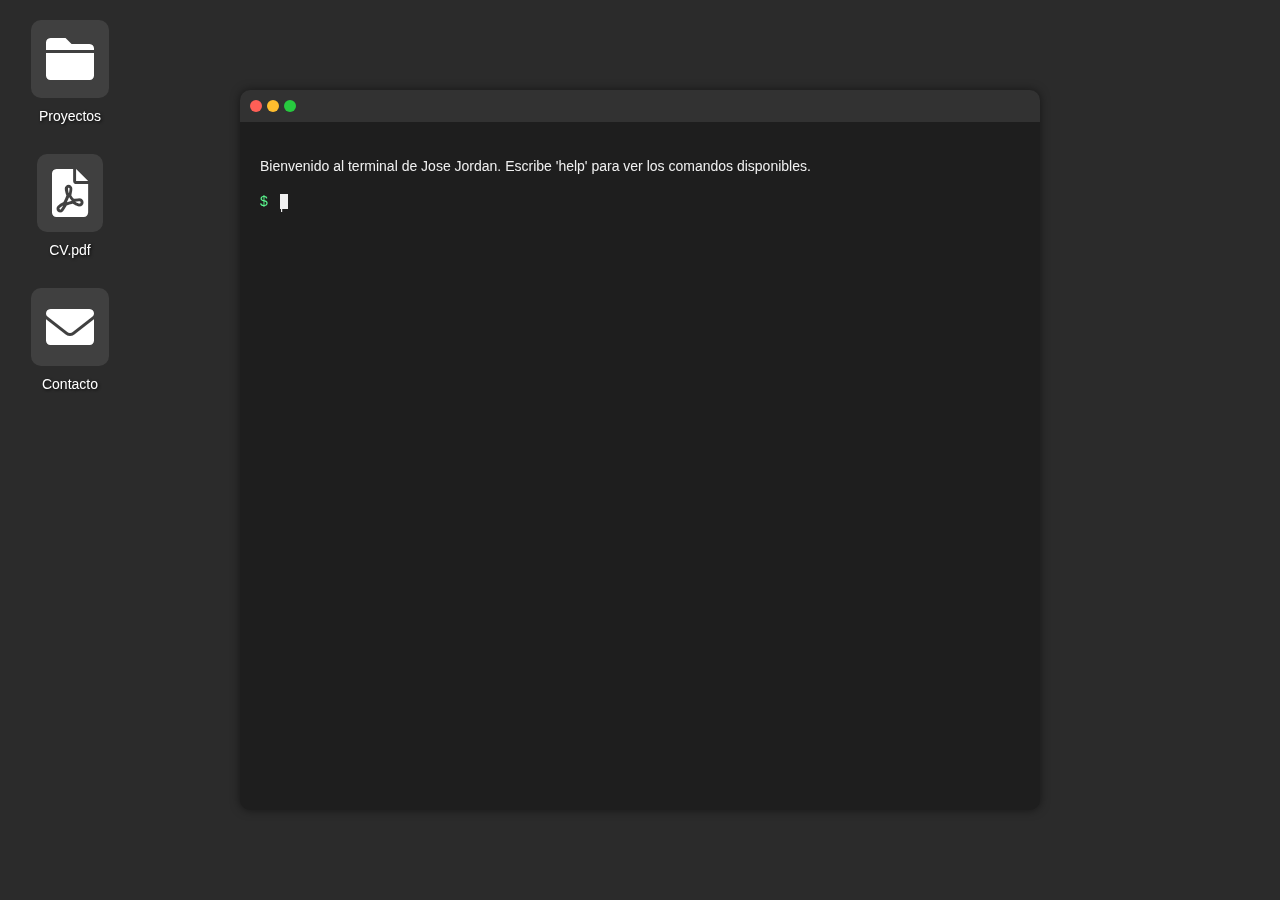
<file: index.html>
<!DOCTYPE html>
<html lang="es">
<head>
    <meta charset="UTF-8">
    <meta name="viewport" content="width=device-width, initial-scale=1.0">
    <title>Jose Jordan - Desarrollador de Aplicaciones</title>
    <link rel="stylesheet" href="styles.css">
    <link rel="stylesheet" href="https://cdnjs.cloudflare.com/ajax/libs/font-awesome/6.0.0-beta3/css/all.min.css">
</head>
<body>
    <div class="desktop">
        <div class="desktop-icons">
            <div class="icon">
                <i class="fas fa-folder"></i>
                <span>Proyectos</span>
            </div>
            <div class="icon">
                <i class="fas fa-file-pdf"></i>
                <span>CV.pdf</span>
            </div>
            <div class="icon">
                <i class="fas fa-envelope"></i>
                <span>Contacto</span>
            </div>
        </div>
    </div>
    <div class="terminal" id="terminal">
        <div class="terminal-header" id="terminal-header">
            <div class="terminal-button red" id="close-button"></div>
            <div class="terminal-button yellow" id="minimize-button"></div>
            <div class="terminal-button green" id="maximize-button"></div>
        </div>
        <div class="terminal-window" id="terminal-window">
            <p>Bienvenido al terminal de Jose Jordan. Escribe 'help' para ver los comandos disponibles.</p>
        </div>
    </div>
    <script src="script.js"></script>
</body>
</html>
</file>
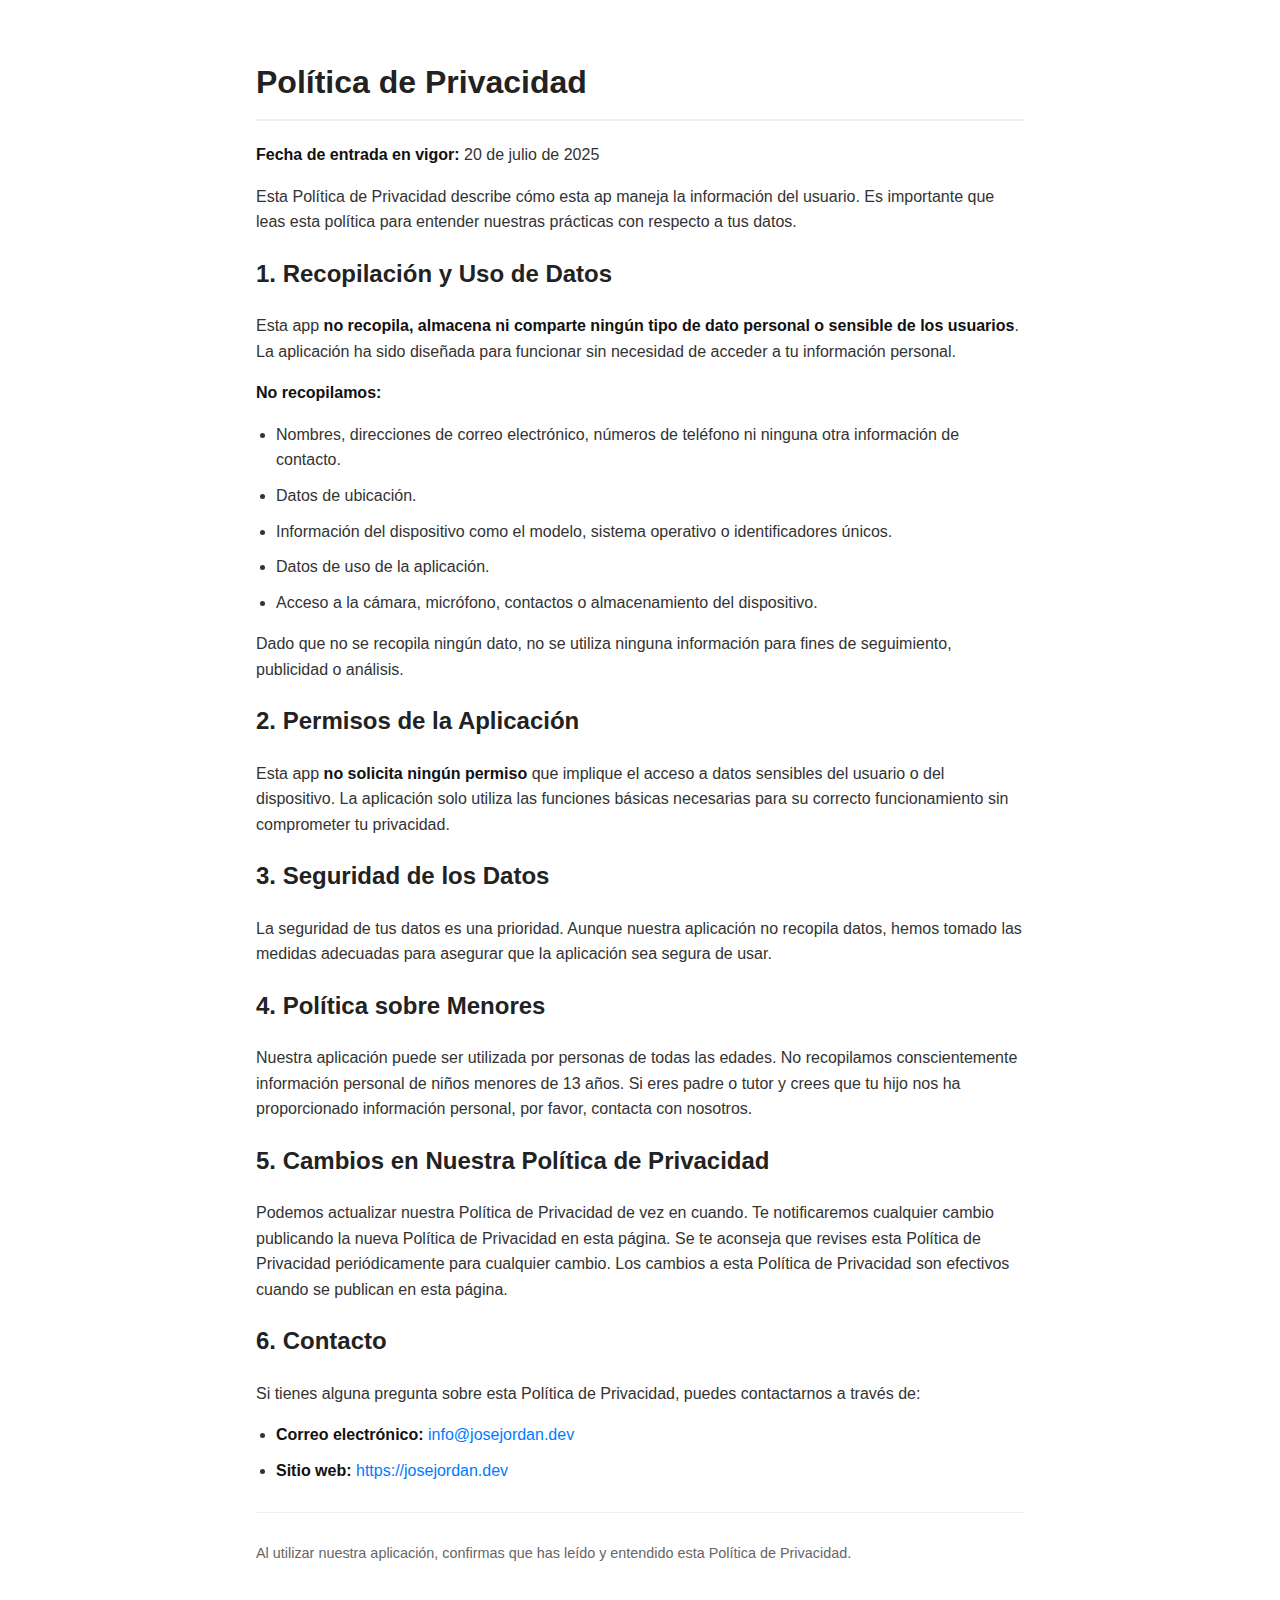
<file: privacy.html>
<!DOCTYPE html>
<html lang="es">
<head>
    <meta charset="UTF-8">
    <meta name="viewport" content="width=device-width, initial-scale=1.0">
    <title>Política de Privacidad</title>
    <style>
        body {
            font-family: -apple-system, BlinkMacSystemFont, "Segoe UI", Roboto, Helvetica, Arial, sans-serif, "Apple Color Emoji", "Segoe UI Emoji", "Segoe UI Symbol";
            line-height: 1.6;
            margin: 0 auto;
            max-width: 800px;
            padding: 20px;
            color: #333;
        }
        h1, h2 {
            color: #222;
        }
        h1 {
            border-bottom: 2px solid #eee;
            padding-bottom: 10px;
        }
        a {
            color: #007bff;
            text-decoration: none;
        }
        a:hover {
            text-decoration: underline;
        }
        strong {
            color: #111;
        }
        ul {
            padding-left: 20px;
        }
        li {
            margin-bottom: 10px;
        }
        .container {
            padding: 1em;
        }
        .footer {
            margin-top: 2em;
            padding-top: 1em;
            border-top: 1px solid #eee;
            font-size: 0.9em;
            color: #666;
        }
    </style>
</head>
<body>
    <div class="container">
        <h1>Política de Privacidad</h1>
        <p><strong>Fecha de entrada en vigor:</strong> 20 de julio de 2025</p>
        <p>
            Esta Política de Privacidad describe cómo esta ap maneja la información del usuario. Es importante que leas esta política para entender nuestras prácticas con respecto a tus datos.
        </p>

        <h2>1. Recopilación y Uso de Datos</h2>
        <p>
           Esta app <strong>no recopila, almacena ni comparte ningún tipo de dato personal o sensible de los usuarios</strong>. La aplicación ha sido diseñada para funcionar sin necesidad de acceder a tu información personal.
        </p>
        <p><strong>No recopilamos:</strong></p>
        <ul>
            <li>Nombres, direcciones de correo electrónico, números de teléfono ni ninguna otra información de contacto.</li>
            <li>Datos de ubicación.</li>
            <li>Información del dispositivo como el modelo, sistema operativo o identificadores únicos.</li>
            <li>Datos de uso de la aplicación.</li>
            <li>Acceso a la cámara, micrófono, contactos o almacenamiento del dispositivo.</li>
        </ul>
        <p>
            Dado que no se recopila ningún dato, no se utiliza ninguna información para fines de seguimiento, publicidad o análisis.
        </p>

        <h2>2. Permisos de la Aplicación</h2>
        <p>
            Esta app <strong>no solicita ningún permiso</strong> que implique el acceso a datos sensibles del usuario o del dispositivo. La aplicación solo utiliza las funciones básicas necesarias para su correcto funcionamiento sin comprometer tu privacidad.
        </p>

        <h2>3. Seguridad de los Datos</h2>
        <p>
            La seguridad de tus datos es una prioridad. Aunque nuestra aplicación no recopila datos, hemos tomado las medidas adecuadas para asegurar que la aplicación sea segura de usar.
        </p>

        <h2>4. Política sobre Menores</h2>
        <p>
            Nuestra aplicación puede ser utilizada por personas de todas las edades. No recopilamos conscientemente información personal de niños menores de 13 años. Si eres padre o tutor y crees que tu hijo nos ha proporcionado información personal, por favor, contacta con nosotros.
        </p>

        <h2>5. Cambios en Nuestra Política de Privacidad</h2>
        <p>
            Podemos actualizar nuestra Política de Privacidad de vez en cuando. Te notificaremos cualquier cambio publicando la nueva Política de Privacidad en esta página. Se te aconseja que revises esta Política de Privacidad periódicamente para cualquier cambio. Los cambios a esta Política de Privacidad son efectivos cuando se publican en esta página.
        </p>

        <h2>6. Contacto</h2>
        <p>
            Si tienes alguna pregunta sobre esta Política de Privacidad, puedes contactarnos a través de:
        </p>
        <ul>
            <li><strong>Correo electrónico:</strong> <a href="mailto:info@josejordan.dev">info@josejordan.dev</a></li>
            <li><strong>Sitio web:</strong> <a href="https://josejordan.dev" target="_blank" rel="noopener noreferrer">https://josejordan.dev</a></li>
        </ul>
        
        <div class="footer">
            <p>Al utilizar nuestra aplicación, confirmas que has leído y entendido esta Política de Privacidad.</p>
        </div>
    </div>
</body>
</html>
</file>
<file: styles.css>
body {
    font-family: 'Segoe UI', 'Helvetica', 'Arial', sans-serif;
    background-color: #2b2b2b;
    margin: 0;
    height: 100vh;
    overflow: hidden;
}

.desktop {
    position: fixed;
    top: 0;
    left: 0;
    width: 100%;
    height: 100%;
    z-index: 0;
}

.desktop-icons {
    display: flex;
    flex-direction: column;
    align-items: flex-start;
    padding: 20px;
}

.icon {
    display: flex;
    flex-direction: column;
    align-items: center;
    margin-bottom: 30px;
    cursor: pointer;
    width: 100px;
    text-align: center;
}

.icon i {
    font-size: 48px;
    color: #fff;
    margin-bottom: 10px;
    background-color: rgba(255, 255, 255, 0.1);
    padding: 15px;
    border-radius: 10px;
}

.icon span {
    color: #fff;
    font-size: 14px;
    word-wrap: break-word;
    text-shadow: 1px 1px 3px rgba(0, 0, 0, 0.8);
}

.terminal {
    width: 80%;
    max-width: 800px;
    height: 80vh;
    background-color: #1e1e1e;
    border-radius: 10px;
    box-shadow: 0 0 10px rgba(0,0,0,0.5);
    overflow: hidden;
    display: flex;
    flex-direction: column;
    transition: all 0.3s;
    position: absolute;
    top: 50%;
    left: 50%;
    transform: translate(-50%, -50%);
    z-index: 1;
}

.terminal-header {
    background-color: #323232;
    padding: 10px;
    display: flex;
    gap: 5px;
    cursor: grab;
    user-select: none;
}

.terminal-header:active {
    cursor: grabbing;
}

.terminal-button {
    width: 12px;
    height: 12px;
    border-radius: 50%;
    cursor: pointer;
    transition: opacity 0.3s;
}

.terminal-button:hover {
    opacity: 0.8;
}

.red { background-color: #ff5f56; }
.yellow { background-color: #ffbd2e; }
.green { background-color: #27c93f; }

.terminal-window {
    padding: 20px;
    color: #f0f0f0;
    font-size: 14px;
    line-height: 1.5;
    overflow-y: auto;
    flex-grow: 1;
}

.prompt {
    color: #5af78e;
}

.input-line {
    display: flex;
    align-items: center;
}

.command {
    margin-left: 8px;
}

.cursor {
    display: inline-block;
    width: 8px;
    height: 15px;
    background-color: #f0f0f0;
    margin-left: 4px;
    animation: blink 1s step-end infinite;
}

@keyframes blink {
    0%, 100% { opacity: 0; }
    50% { opacity: 1; }
}

.output {
    margin-top: 10px;
    white-space: pre-wrap;
    line-height: 1.5;
}

.highlight {
    color: #50fa7b;
    font-weight: bold;
}

.terminal.minimized {
    height: 30px;
    overflow: hidden;
}

.terminal.maximized {
    width: 100% !important;
    height: 100vh !important;
    max-width: 100% !important;
    border-radius: 0;
    position: fixed;
    top: 0 !important;
    left: 0 !important;
    transform: none !important;
}
</file>
